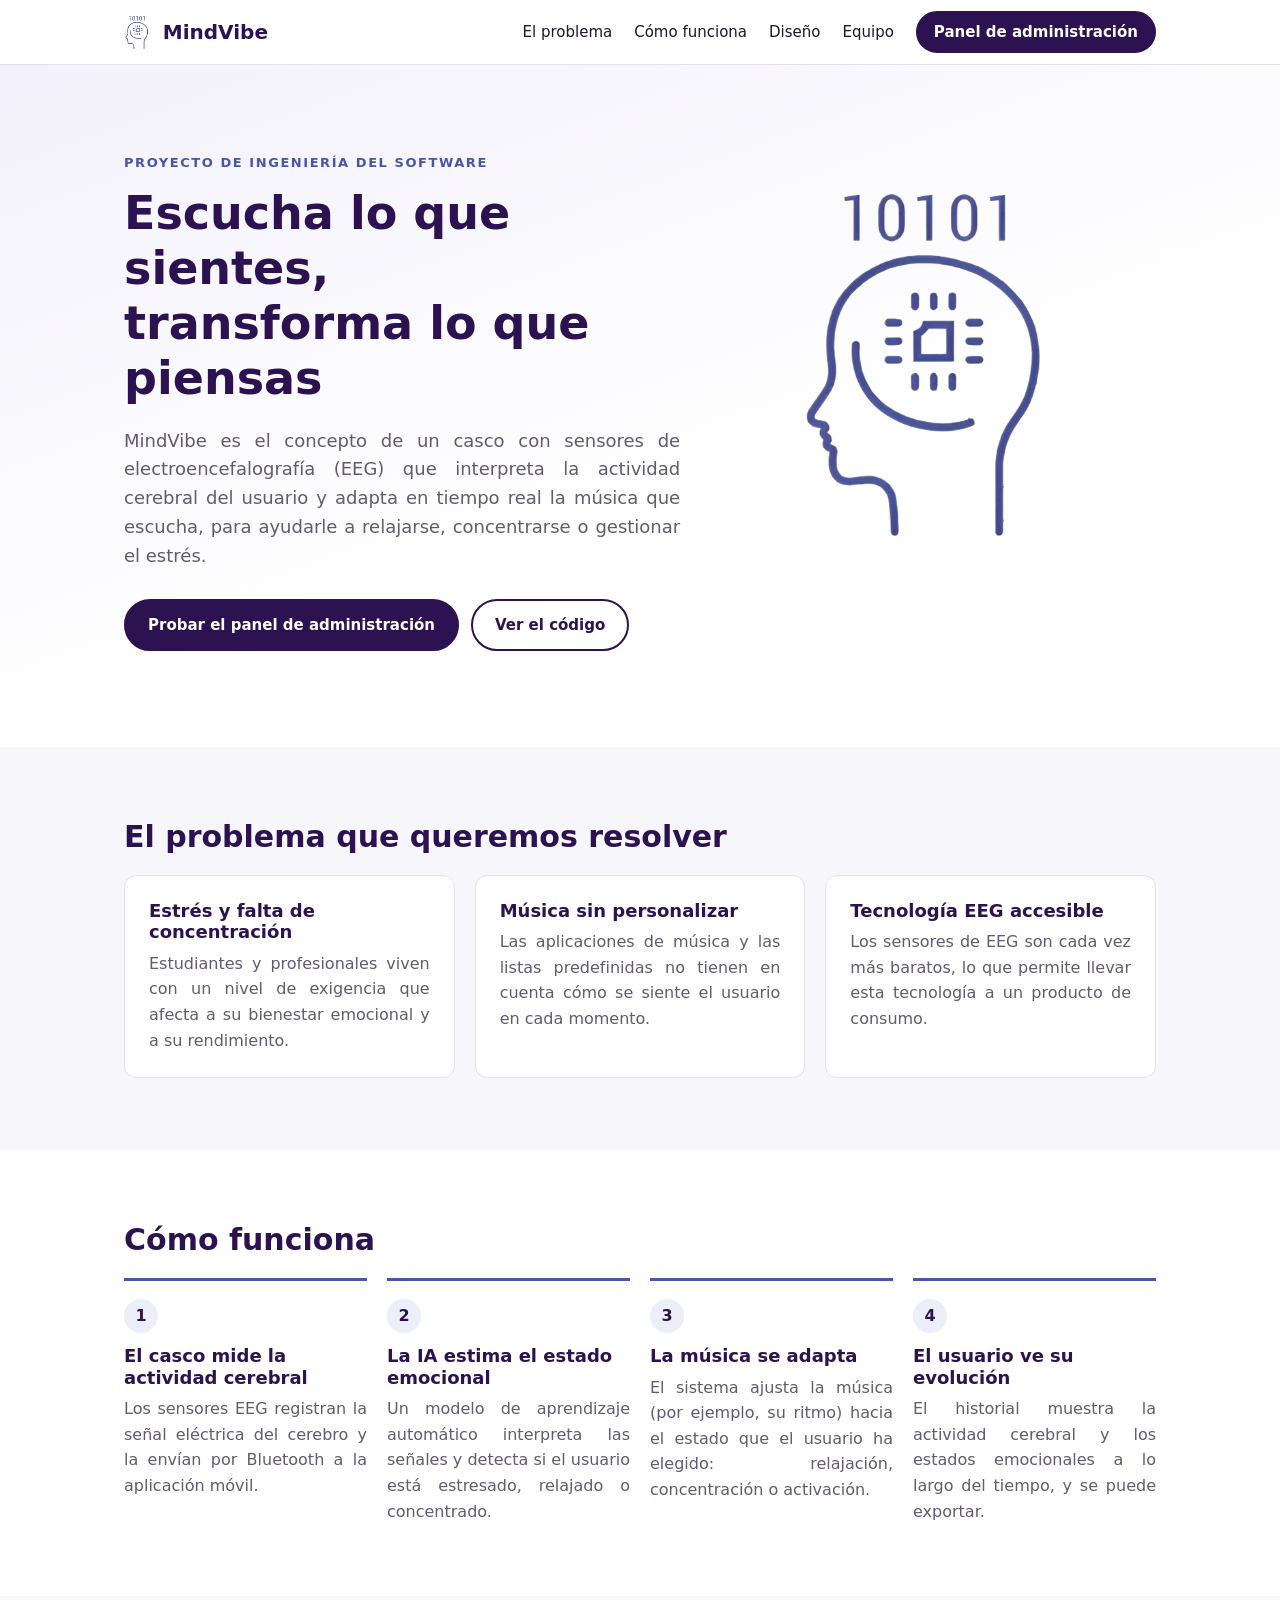
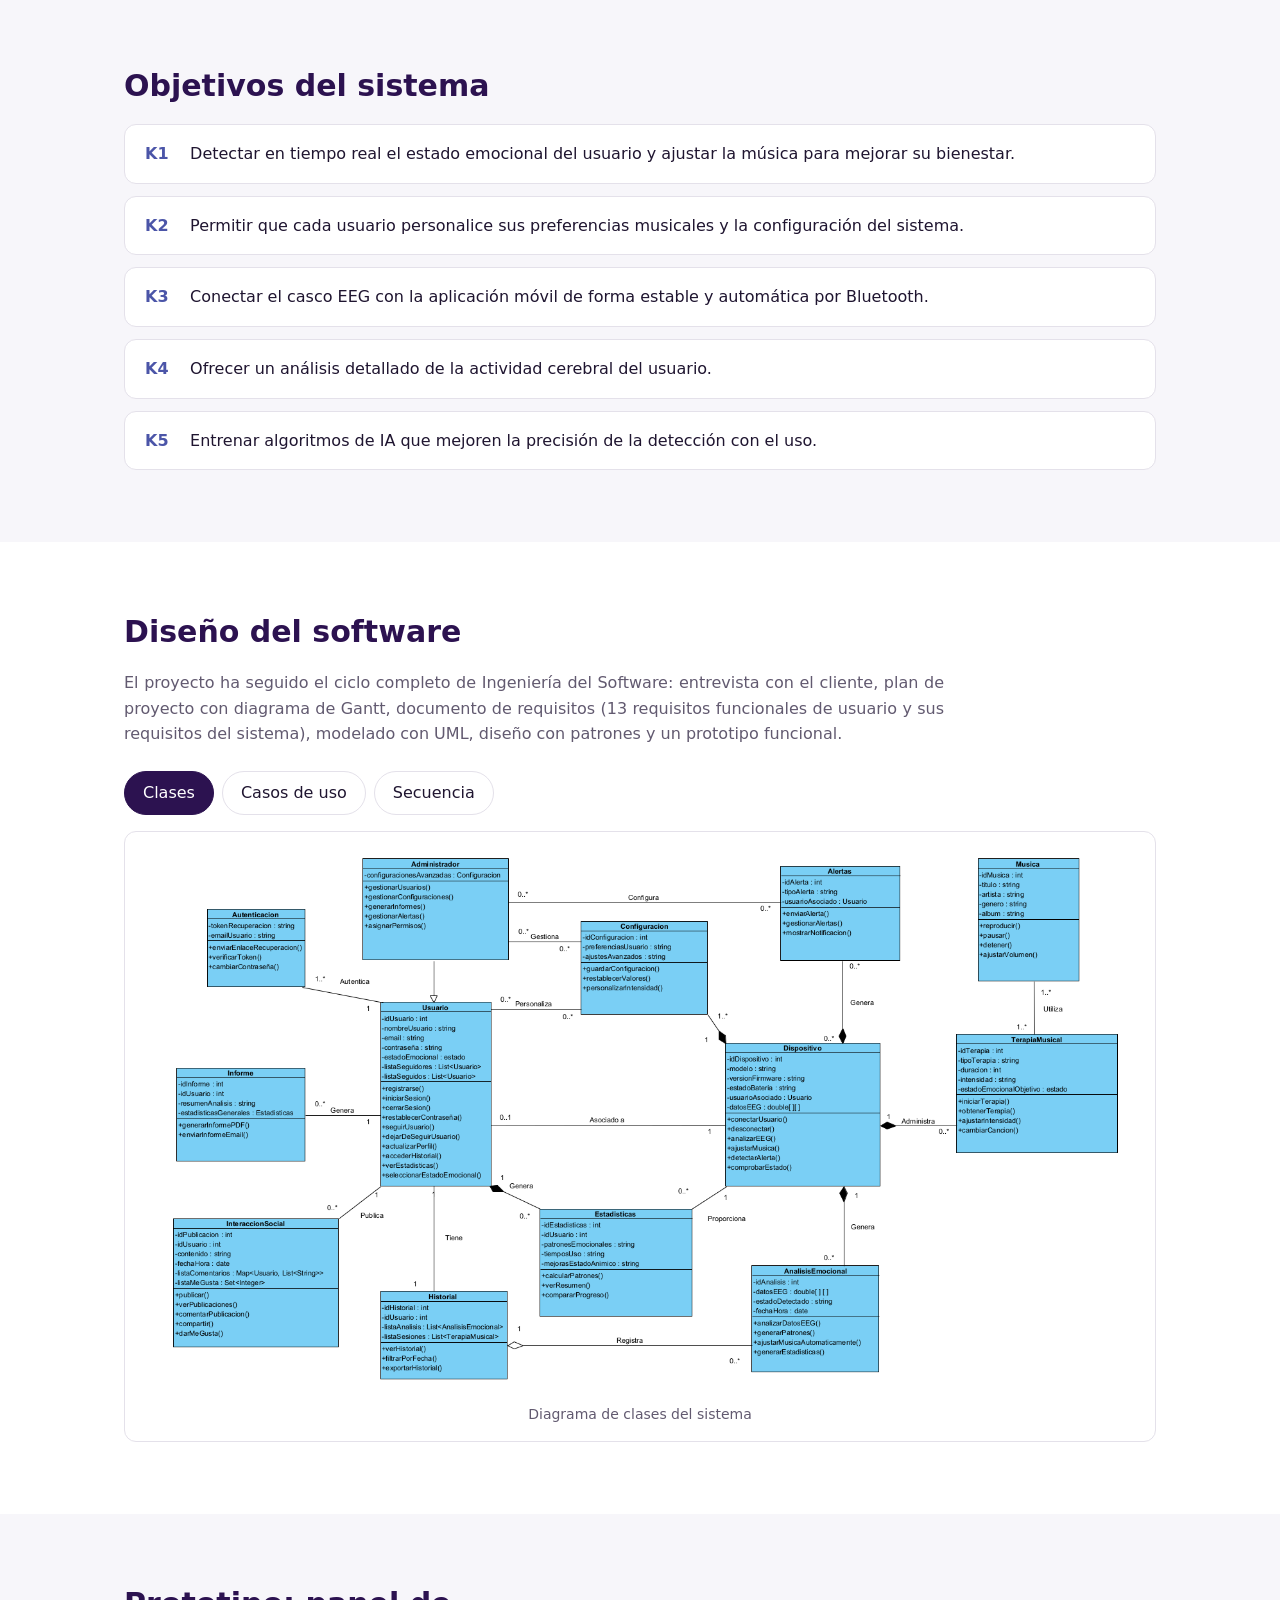
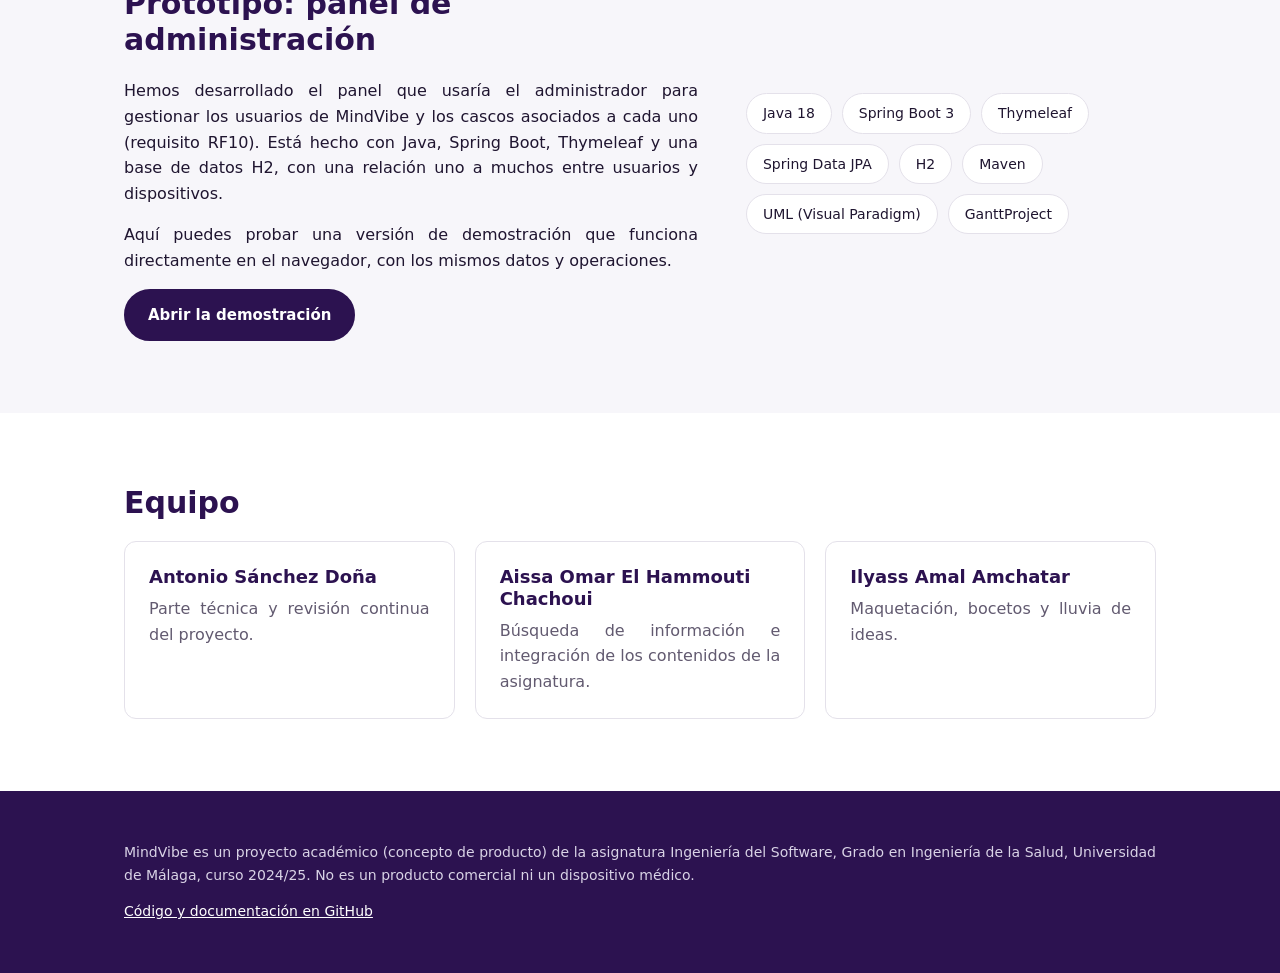
<file: docs/index.html>
<!DOCTYPE html>
<html lang="es">
<head>
<meta charset="utf-8">
<meta name="viewport" content="width=device-width, initial-scale=1">
<title>MindVibe | Música que se adapta a tu actividad cerebral</title>
<meta name="description" content="MindVibe: concepto de casco EEG que detecta el estado emocional y adapta la música en tiempo real. Proyecto de Ingeniería del Software, Universidad de Málaga.">
<link rel="icon" href="assets/icono-mindvibe.png">
<link rel="stylesheet" href="assets/estilo.css">
</head>
<body>
<header class="nav">
  <div class="wrap nav-in">
    <a class="brand" href="#inicio"><img src="assets/icono-mindvibe.png" alt=""><span>MindVibe</span></a>
    <nav>
      <a href="#problema">El problema</a>
      <a href="#funciona">Cómo funciona</a>
      <a href="#diseno">Diseño</a>
      <a href="#equipo">Equipo</a>
      <a class="btn btn-sm" href="panel.html">Panel de administración</a>
    </nav>
  </div>
</header>

<section class="hero" id="inicio">
  <div class="wrap hero-in">
    <div>
      <p class="eyebrow">Proyecto de Ingeniería del Software</p>
      <h1>Escucha lo que sientes,<br>transforma lo que piensas</h1>
      <p class="lead">MindVibe es el concepto de un casco con sensores de electroencefalografía (EEG) que interpreta la actividad cerebral del usuario y adapta en tiempo real la música que escucha, para ayudarle a relajarse, concentrarse o gestionar el estrés.</p>
      <div class="cta">
        <a class="btn" href="panel.html">Probar el panel de administración</a>
        <a class="btn btn-ghost" href="https://github.com/antoniodoa9/mindvibe">Ver el código</a>
      </div>
    </div>
    <div class="hero-art" aria-hidden="true">
      <img src="assets/icono-mindvibe.png" alt="">
      <svg class="wave" viewBox="0 0 400 80" preserveAspectRatio="none"><path d="M0 40 Q 20 10 40 40 T 80 40 T 120 40 Q 140 70 160 40 T 200 40 Q 215 5 230 40 T 260 40 T 300 40 Q 320 60 340 40 T 400 40"/></svg>
    </div>
  </div>
</section>

<section id="problema" class="band">
  <div class="wrap">
    <h2>El problema que queremos resolver</h2>
    <div class="grid3">
      <div class="card"><h3>Estrés y falta de concentración</h3><p>Estudiantes y profesionales viven con un nivel de exigencia que afecta a su bienestar emocional y a su rendimiento.</p></div>
      <div class="card"><h3>Música sin personalizar</h3><p>Las aplicaciones de música y las listas predefinidas no tienen en cuenta cómo se siente el usuario en cada momento.</p></div>
      <div class="card"><h3>Tecnología EEG accesible</h3><p>Los sensores de EEG son cada vez más baratos, lo que permite llevar esta tecnología a un producto de consumo.</p></div>
    </div>
  </div>
</section>

<section id="funciona">
  <div class="wrap">
    <h2>Cómo funciona</h2>
    <ol class="steps">
      <li><span>1</span><h3>El casco mide la actividad cerebral</h3><p>Los sensores EEG registran la señal eléctrica del cerebro y la envían por Bluetooth a la aplicación móvil.</p></li>
      <li><span>2</span><h3>La IA estima el estado emocional</h3><p>Un modelo de aprendizaje automático interpreta las señales y detecta si el usuario está estresado, relajado o concentrado.</p></li>
      <li><span>3</span><h3>La música se adapta</h3><p>El sistema ajusta la música (por ejemplo, su ritmo) hacia el estado que el usuario ha elegido: relajación, concentración o activación.</p></li>
      <li><span>4</span><h3>El usuario ve su evolución</h3><p>El historial muestra la actividad cerebral y los estados emocionales a lo largo del tiempo, y se puede exportar.</p></li>
    </ol>
  </div>
</section>

<section class="band">
  <div class="wrap">
    <h2>Objetivos del sistema</h2>
    <ul class="goals">
      <li><b>K1</b> Detectar en tiempo real el estado emocional del usuario y ajustar la música para mejorar su bienestar.</li>
      <li><b>K2</b> Permitir que cada usuario personalice sus preferencias musicales y la configuración del sistema.</li>
      <li><b>K3</b> Conectar el casco EEG con la aplicación móvil de forma estable y automática por Bluetooth.</li>
      <li><b>K4</b> Ofrecer un análisis detallado de la actividad cerebral del usuario.</li>
      <li><b>K5</b> Entrenar algoritmos de IA que mejoren la precisión de la detección con el uso.</li>
    </ul>
  </div>
</section>

<section id="diseno">
  <div class="wrap">
    <h2>Diseño del software</h2>
    <p class="sub">El proyecto ha seguido el ciclo completo de Ingeniería del Software: entrevista con el cliente, plan de proyecto con diagrama de Gantt, documento de requisitos (13 requisitos funcionales de usuario y sus requisitos del sistema), modelado con UML, diseño con patrones y un prototipo funcional.</p>
    <div class="tabs" role="tablist">
      <button class="tab active" data-img="assets/diagrama-clases.png" data-cap="Diagrama de clases del sistema">Clases</button>
      <button class="tab" data-img="assets/diagrama-casos-uso.png" data-cap="Diagrama de casos de uso del usuario">Casos de uso</button>
      <button class="tab" data-img="assets/diagrama-secuencia.png" data-cap="Diagrama de secuencia del inicio de sesión y la configuración">Secuencia</button>
    </div>
    <figure class="diagram"><a id="diag-link" href="assets/diagrama-clases.png"><img id="diag" src="assets/diagrama-clases.png" alt="Diagrama de clases del sistema"></a><figcaption id="diag-cap">Diagrama de clases del sistema</figcaption></figure>
  </div>
</section>

<section class="band">
  <div class="wrap proto">
    <div>
      <h2>Prototipo: panel de administración</h2>
      <p>Hemos desarrollado el panel que usaría el administrador para gestionar los usuarios de MindVibe y los cascos asociados a cada uno (requisito RF10). Está hecho con Java, Spring Boot, Thymeleaf y una base de datos H2, con una relación uno a muchos entre usuarios y dispositivos.</p>
      <p>Aquí puedes probar una versión de demostración que funciona directamente en el navegador, con los mismos datos y operaciones.</p>
      <a class="btn" href="panel.html">Abrir la demostración</a>
    </div>
    <ul class="stack">
      <li>Java 18</li><li>Spring Boot 3</li><li>Thymeleaf</li><li>Spring Data JPA</li><li>H2</li><li>Maven</li><li>UML (Visual Paradigm)</li><li>GanttProject</li>
    </ul>
  </div>
</section>

<section id="equipo">
  <div class="wrap">
    <h2>Equipo</h2>
    <div class="grid3 team">
      <div class="card"><h3>Antonio Sánchez Doña</h3><p>Parte técnica y revisión continua del proyecto.</p></div>
      <div class="card"><h3>Aissa Omar El Hammouti Chachoui</h3><p>Búsqueda de información e integración de los contenidos de la asignatura.</p></div>
      <div class="card"><h3>Ilyass Amal Amchatar</h3><p>Maquetación, bocetos y lluvia de ideas.</p></div>
    </div>
  </div>
</section>

<footer class="foot">
  <div class="wrap">
    <p>MindVibe es un proyecto académico (concepto de producto) de la asignatura Ingeniería del Software, Grado en Ingeniería de la Salud, Universidad de Málaga, curso 2024/25. No es un producto comercial ni un dispositivo médico.</p>
    <p><a href="https://github.com/antoniodoa9/mindvibe">Código y documentación en GitHub</a></p>
  </div>
</footer>

<script>
  var tabs = document.querySelectorAll('.tab');
  for (var i = 0; i < tabs.length; i++) {
    tabs[i].addEventListener('click', function () {
      for (var j = 0; j < tabs.length; j++) { tabs[j].classList.remove('active'); }
      this.classList.add('active');
      document.getElementById('diag').src = this.dataset.img;
      document.getElementById('diag').alt = this.dataset.cap;
      document.getElementById('diag-link').href = this.dataset.img;
      document.getElementById('diag-cap').textContent = this.dataset.cap;
    });
  }
</script>
</body>
</html>
</file>
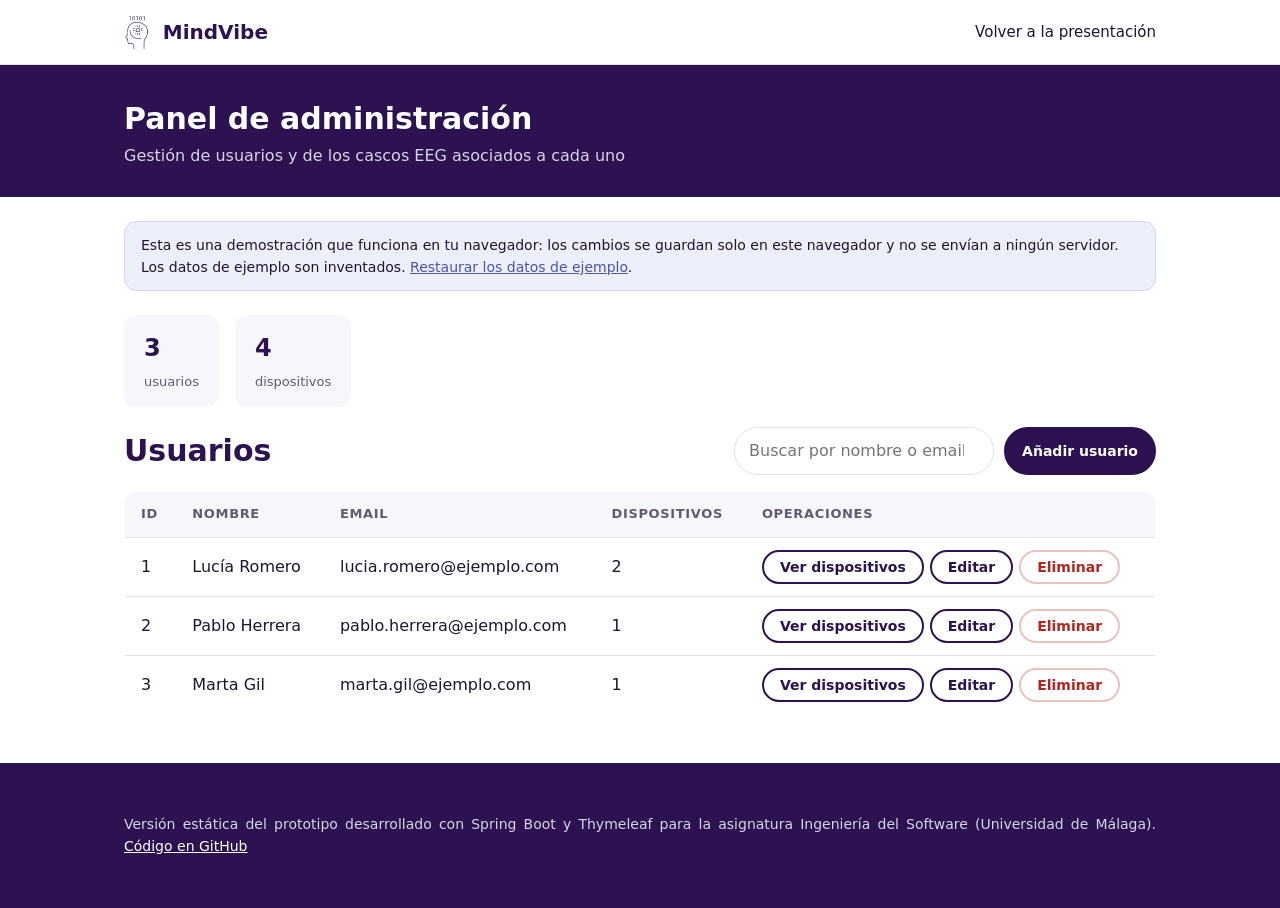
<file: docs/panel.html>
<!DOCTYPE html>
<html lang="es">
<head>
<meta charset="utf-8">
<meta name="viewport" content="width=device-width, initial-scale=1">
<title>MindVibe | Panel de administración (demostración)</title>
<link rel="icon" href="assets/icono-mindvibe.png">
<link rel="stylesheet" href="assets/estilo.css">
</head>
<body>
<header class="nav">
  <div class="wrap nav-in">
    <a class="brand" href="index.html"><img src="assets/icono-mindvibe.png" alt=""><span>MindVibe</span></a>
    <nav><a href="index.html">Volver a la presentación</a></nav>
  </div>
</header>

<div class="panel-head">
  <div class="wrap">
    <h1>Panel de administración</h1>
    <p>Gestión de usuarios y de los cascos EEG asociados a cada uno</p>
  </div>
</div>

<main class="wrap">
  <div class="notice">Esta es una demostración que funciona en tu navegador: los cambios se guardan solo en este navegador y no se envían a ningún servidor. Los datos de ejemplo son inventados. <a href="#" id="reset">Restaurar los datos de ejemplo</a>.</div>

  <div class="stats">
    <div class="stat"><b id="n-users">0</b><span>usuarios</span></div>
    <div class="stat"><b id="n-devices">0</b><span>dispositivos</span></div>
  </div>

  <section style="padding:0">
    <div class="toolbar">
      <h2 style="margin:0">Usuarios</h2>
      <div style="display:flex; gap:10px; flex-wrap:wrap">
        <input class="search" id="search" type="search" placeholder="Buscar por nombre o email">
        <button class="btn btn-sm" id="add-user">Añadir usuario</button>
      </div>
    </div>
    <table class="data">
      <thead><tr><th>ID</th><th>Nombre</th><th>Email</th><th>Dispositivos</th><th>Operaciones</th></tr></thead>
      <tbody id="users-body"></tbody>
    </table>
  </section>

  <section class="devices" id="devices-section" style="padding:0 0 72px" hidden>
    <div class="toolbar">
      <h2 style="margin:0" id="devices-title">Dispositivos</h2>
      <button class="btn btn-sm" id="add-device">Añadir dispositivo</button>
    </div>
    <table class="data">
      <thead><tr><th>ID</th><th>Modelo</th><th>Batería</th><th>Operaciones</th></tr></thead>
      <tbody id="devices-body"></tbody>
    </table>
  </section>
  <div style="height:48px"></div>
</main>

<dialog id="user-dialog">
  <form method="dialog" id="user-form">
    <h2 id="user-dialog-title">Añadir usuario</h2>
    <label for="user-name">Nombre</label>
    <input type="text" id="user-name" required>
    <label for="user-email">Email</label>
    <input type="email" id="user-email" required>
    <p class="error" id="user-error"></p>
    <div class="form-actions">
      <button type="button" class="btn btn-ghost btn-sm" data-close>Cancelar</button>
      <button type="submit" class="btn btn-sm">Guardar</button>
    </div>
  </form>
</dialog>

<dialog id="device-dialog">
  <form method="dialog" id="device-form">
    <h2 id="device-dialog-title">Añadir dispositivo</h2>
    <label for="device-model">Modelo</label>
    <input type="text" id="device-model" required placeholder="Por ejemplo, MindVibe Casco v1">
    <label for="device-battery">Batería (%)</label>
    <input type="number" id="device-battery" min="0" max="100" required>
    <p class="error" id="device-error"></p>
    <div class="form-actions">
      <button type="button" class="btn btn-ghost btn-sm" data-close>Cancelar</button>
      <button type="submit" class="btn btn-sm">Guardar</button>
    </div>
  </form>
</dialog>

<footer class="foot">
  <div class="wrap"><p>Versión estática del prototipo desarrollado con Spring Boot y Thymeleaf para la asignatura Ingeniería del Software (Universidad de Málaga). <a href="https://github.com/antoniodoa9/mindvibe">Código en GitHub</a></p></div>
</footer>

<script>
// Datos de ejemplo (inventados)
var SAMPLE = {
  nextUserId: 4,
  nextDeviceId: 5,
  users: [
    { id: 1, nombre: "Lucía Romero", email: "lucia.romero@ejemplo.com" },
    { id: 2, nombre: "Pablo Herrera", email: "pablo.herrera@ejemplo.com" },
    { id: 3, nombre: "Marta Gil", email: "marta.gil@ejemplo.com" }
  ],
  devices: [
    { id: 1, modelo: "MindVibe Casco v1", bateria: 85, titularId: 1 },
    { id: 2, modelo: "MindVibe Casco v1", bateria: 15, titularId: 1 },
    { id: 3, modelo: "MindVibe Casco Lite", bateria: 60, titularId: 2 },
    { id: 4, modelo: "MindVibe Casco v2", bateria: 100, titularId: 3 }
  ]
};
var STORAGE_KEY = "mindvibe-demo";
var state = null;
var selectedUserId = null;
var editingUserId = null;
var editingDeviceId = null;

function copySample() {
  return JSON.parse(JSON.stringify(SAMPLE));
}

function loadState() {
  var saved = null;
  try {
    saved = localStorage.getItem(STORAGE_KEY);
  } catch (e) {
    saved = null;
  }
  if (saved) {
    try {
      state = JSON.parse(saved);
      return;
    } catch (e) {
      state = null;
    }
  }
  state = copySample();
}

function saveState() {
  try {
    localStorage.setItem(STORAGE_KEY, JSON.stringify(state));
  } catch (e) {
    // Si el navegador no deja guardar, los datos se quedan solo en memoria
  }
}

function escapeHtml(text) {
  var div = document.createElement("div");
  div.textContent = String(text);
  return div.innerHTML;
}

function findUser(id) {
  for (var i = 0; i < state.users.length; i++) {
    if (state.users[i].id === id) {
      return state.users[i];
    }
  }
  return null;
}

function findDevice(id) {
  for (var i = 0; i < state.devices.length; i++) {
    if (state.devices[i].id === id) {
      return state.devices[i];
    }
  }
  return null;
}

function countDevices(userId) {
  var count = 0;
  for (var i = 0; i < state.devices.length; i++) {
    if (state.devices[i].titularId === userId) {
      count = count + 1;
    }
  }
  return count;
}

function renderUsers() {
  var body = document.getElementById("users-body");
  var filter = document.getElementById("search").value.toLowerCase();
  var html = "";
  var shown = 0;
  for (var i = 0; i < state.users.length; i++) {
    var u = state.users[i];
    var text = (u.nombre + " " + u.email).toLowerCase();
    if (filter !== "" && text.indexOf(filter) === -1) {
      continue;
    }
    shown = shown + 1;
    var rowClass = "";
    if (u.id === selectedUserId) {
      rowClass = ' class="selected"';
    }
    html += "<tr" + rowClass + ">";
    html += "<td>" + u.id + "</td>";
    html += "<td>" + escapeHtml(u.nombre) + "</td>";
    html += "<td>" + escapeHtml(u.email) + "</td>";
    html += "<td>" + countDevices(u.id) + "</td>";
    html += '<td><div class="actions">';
    html += '<button class="btn btn-ghost btn-sm" onclick="showDevices(' + u.id + ')">Ver dispositivos</button>';
    html += '<button class="btn btn-ghost btn-sm" onclick="openUserDialog(' + u.id + ')">Editar</button>';
    html += '<button class="btn btn-danger btn-sm" onclick="deleteUser(' + u.id + ')">Eliminar</button>';
    html += "</div></td></tr>";
  }
  if (shown === 0) {
    html = '<tr><td colspan="5" class="empty">No hay usuarios que mostrar</td></tr>';
  }
  body.innerHTML = html;
  document.getElementById("n-users").textContent = state.users.length;
  document.getElementById("n-devices").textContent = state.devices.length;
}

function renderDevices() {
  var section = document.getElementById("devices-section");
  var user = findUser(selectedUserId);
  if (user === null) {
    section.hidden = true;
    return;
  }
  section.hidden = false;
  document.getElementById("devices-title").textContent = "Dispositivos de " + user.nombre;
  var html = "";
  for (var i = 0; i < state.devices.length; i++) {
    var d = state.devices[i];
    if (d.titularId !== user.id) {
      continue;
    }
    var lowClass = "";
    if (Number(d.bateria) < 20) {
      lowClass = " low";
    }
    html += "<tr>";
    html += "<td>" + d.id + "</td>";
    html += "<td>" + escapeHtml(d.modelo) + "</td>";
    html += '<td><span class="battery' + lowClass + '"><i style="--pct:' + Number(d.bateria) + '%"></i>' + Number(d.bateria) + " %</span></td>";
    html += '<td><div class="actions">';
    html += '<button class="btn btn-ghost btn-sm" onclick="openDeviceDialog(' + d.id + ')">Editar</button>';
    html += '<button class="btn btn-danger btn-sm" onclick="deleteDevice(' + d.id + ')">Eliminar</button>';
    html += "</div></td></tr>";
  }
  if (html === "") {
    html = '<tr><td colspan="4" class="empty">Este usuario todavía no tiene dispositivos</td></tr>';
  }
  document.getElementById("devices-body").innerHTML = html;
}

function renderAll() {
  renderUsers();
  renderDevices();
}

function showDevices(userId) {
  selectedUserId = userId;
  renderAll();
  document.getElementById("devices-section").scrollIntoView({ behavior: "smooth" });
}

function openUserDialog(userId) {
  editingUserId = userId;
  document.getElementById("user-error").textContent = "";
  if (userId === null) {
    document.getElementById("user-dialog-title").textContent = "Añadir usuario";
    document.getElementById("user-name").value = "";
    document.getElementById("user-email").value = "";
  } else {
    var user = findUser(userId);
    document.getElementById("user-dialog-title").textContent = "Editar usuario";
    document.getElementById("user-name").value = user.nombre;
    document.getElementById("user-email").value = user.email;
  }
  document.getElementById("user-dialog").showModal();
}

function saveUser(event) {
  event.preventDefault();
  var nombre = document.getElementById("user-name").value.trim();
  var email = document.getElementById("user-email").value.trim();
  // Igual que en la base de datos, el nombre y el email no se pueden repetir
  for (var i = 0; i < state.users.length; i++) {
    var other = state.users[i];
    if (other.id === editingUserId) {
      continue;
    }
    if (other.nombre.toLowerCase() === nombre.toLowerCase()) {
      document.getElementById("user-error").textContent = "Ya existe un usuario con ese nombre.";
      return;
    }
    if (other.email.toLowerCase() === email.toLowerCase()) {
      document.getElementById("user-error").textContent = "Ya existe un usuario con ese email.";
      return;
    }
  }
  if (editingUserId === null) {
    state.users.push({ id: state.nextUserId, nombre: nombre, email: email });
    state.nextUserId = state.nextUserId + 1;
  } else {
    var user = findUser(editingUserId);
    user.nombre = nombre;
    user.email = email;
  }
  saveState();
  document.getElementById("user-dialog").close();
  renderAll();
}

function deleteUser(userId) {
  var user = findUser(userId);
  var n = countDevices(userId);
  if (!confirm("¿Eliminar a " + user.nombre + " y sus " + n + " dispositivos?")) {
    return;
  }
  // Al borrar un usuario se borran también sus dispositivos (CascadeType.REMOVE)
  var remainingDevices = [];
  for (var i = 0; i < state.devices.length; i++) {
    if (state.devices[i].titularId !== userId) {
      remainingDevices.push(state.devices[i]);
    }
  }
  state.devices = remainingDevices;
  var remainingUsers = [];
  for (var j = 0; j < state.users.length; j++) {
    if (state.users[j].id !== userId) {
      remainingUsers.push(state.users[j]);
    }
  }
  state.users = remainingUsers;
  if (selectedUserId === userId) {
    selectedUserId = null;
  }
  saveState();
  renderAll();
}

function openDeviceDialog(deviceId) {
  editingDeviceId = deviceId;
  document.getElementById("device-error").textContent = "";
  if (deviceId === null) {
    document.getElementById("device-dialog-title").textContent = "Añadir dispositivo";
    document.getElementById("device-model").value = "";
    document.getElementById("device-battery").value = 100;
  } else {
    var device = findDevice(deviceId);
    document.getElementById("device-dialog-title").textContent = "Editar dispositivo";
    document.getElementById("device-model").value = device.modelo;
    document.getElementById("device-battery").value = device.bateria;
  }
  document.getElementById("device-dialog").showModal();
}

function saveDevice(event) {
  event.preventDefault();
  var modelo = document.getElementById("device-model").value.trim();
  var bateria = Number(document.getElementById("device-battery").value);
  if (isNaN(bateria) || bateria < 0 || bateria > 100) {
    document.getElementById("device-error").textContent = "La batería debe estar entre 0 y 100.";
    return;
  }
  if (editingDeviceId === null) {
    state.devices.push({ id: state.nextDeviceId, modelo: modelo, bateria: bateria, titularId: selectedUserId });
    state.nextDeviceId = state.nextDeviceId + 1;
  } else {
    var device = findDevice(editingDeviceId);
    device.modelo = modelo;
    device.bateria = bateria;
  }
  saveState();
  document.getElementById("device-dialog").close();
  renderAll();
}

function deleteDevice(deviceId) {
  if (!confirm("¿Eliminar este dispositivo?")) {
    return;
  }
  var remaining = [];
  for (var i = 0; i < state.devices.length; i++) {
    if (state.devices[i].id !== deviceId) {
      remaining.push(state.devices[i]);
    }
  }
  state.devices = remaining;
  saveState();
  renderAll();
}

document.getElementById("add-user").addEventListener("click", function () { openUserDialog(null); });
document.getElementById("add-device").addEventListener("click", function () { openDeviceDialog(null); });
document.getElementById("user-form").addEventListener("submit", saveUser);
document.getElementById("device-form").addEventListener("submit", saveDevice);
document.getElementById("search").addEventListener("input", renderUsers);
document.getElementById("reset").addEventListener("click", function (event) {
  event.preventDefault();
  state = copySample();
  selectedUserId = null;
  saveState();
  renderAll();
});
var closeButtons = document.querySelectorAll("[data-close]");
for (var k = 0; k < closeButtons.length; k++) {
  closeButtons[k].addEventListener("click", function () { this.closest("dialog").close(); });
}

loadState();
renderAll();
</script>
</body>
</html>
</file>
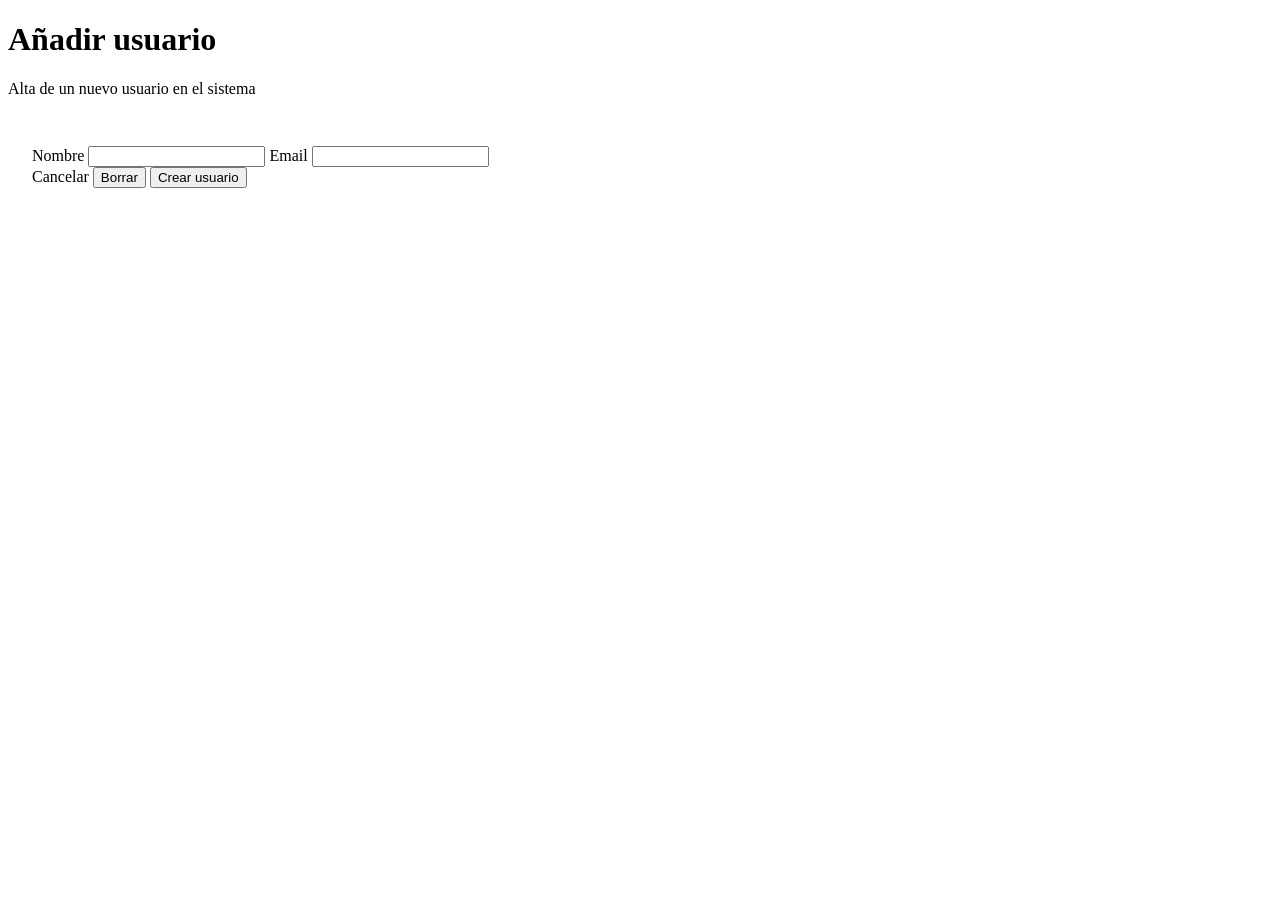
<file: app/src/main/resources/templates/addUsuario.html>
<!DOCTYPE html>
<!-- GRUPO I DE INGENIERIA DEL SOFTWARE -->
<html lang="es" xmlns:th="http://www.thymeleaf.org">
<head>
    <meta charset="UTF-8">
    <meta name="viewport" content="width=device-width, initial-scale=1">
    <title>Añadir usuario | MindVibe</title>
    <link rel="icon" th:href="@{/icono-mindvibe.png}">
    <link rel="stylesheet" th:href="@{/css/mindvibe.css}">
</head>
<body>
<header th:replace="~{fragments :: cabecera}"></header>
<div class="panel-head">
    <div class="wrap">
        <h1>Añadir usuario</h1>
        <p>Alta de un nuevo usuario en el sistema</p>
    </div>
</div>
<main class="wrap" style="padding: 32px 24px 72px">
    <div class="card" style="max-width:520px">
        <form th:action="@{/usuario}" th:object="${usuario}" th:method="post">
            <label for="nombre">Nombre</label>
            <input type="text" th:field="*{nombre}" required />
            <label for="email">Email</label>
            <input type="email" th:field="*{email}" required />
            <div class="form-actions">
                <a class="btn btn-ghost btn-sm" th:href="@{/}">Cancelar</a>
                <button type="reset" class="btn btn-ghost btn-sm">Borrar</button>
                <button type="submit" class="btn btn-sm">Crear usuario</button>
            </div>
        </form>
    </div>
</main>
<footer th:replace="~{fragments :: pie}"></footer>
</body>
</html>
</file>
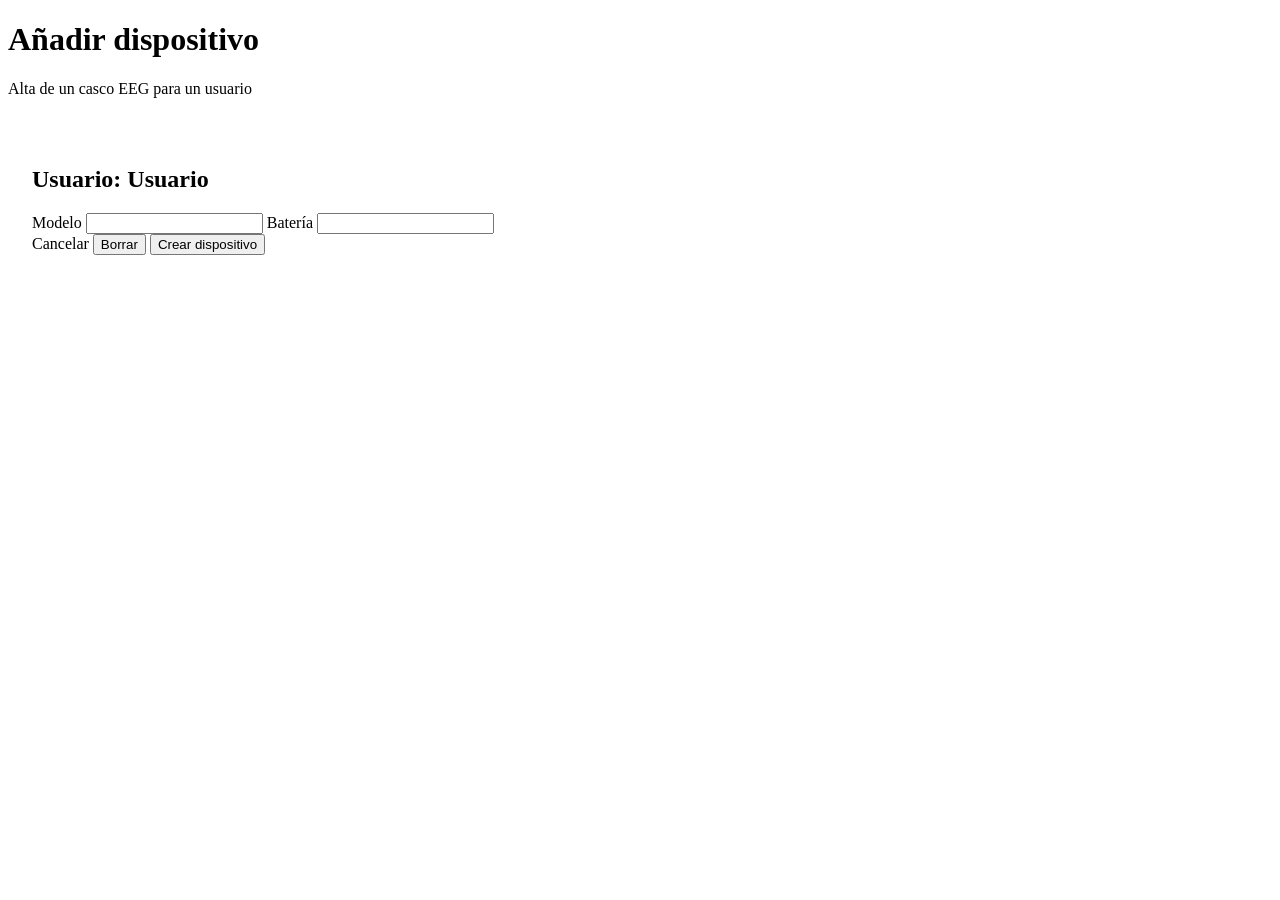
<file: app/src/main/resources/templates/addUsuarioDispositivo.html>
<!DOCTYPE html>
<!-- GRUPO I DE INGENIERIA DEL SOFTWARE -->
<html lang="es" xmlns:th="http://www.thymeleaf.org">
<head>
    <meta charset="UTF-8">
    <meta name="viewport" content="width=device-width, initial-scale=1">
    <title>Añadir dispositivo | MindVibe</title>
    <link rel="icon" th:href="@{/icono-mindvibe.png}">
    <link rel="stylesheet" th:href="@{/css/mindvibe.css}">
</head>
<body>
<header th:replace="~{fragments :: cabecera}"></header>
<div class="panel-head">
    <div class="wrap">
        <h1>Añadir dispositivo</h1>
        <p>Alta de un casco EEG para un usuario</p>
    </div>
</div>
<main class="wrap" style="padding: 32px 24px 72px">
    <div class="card" style="max-width:520px">
        <h2>Usuario: <span th:text="${dispositivo.titular.nombre}">Usuario</span></h2>
        <form th:action="@{/dispositivo}" th:object="${dispositivo}" th:method="post">
            <label for="modelo">Modelo</label>
            <input type="text" th:field="*{modelo}" required />
            <label for="bateria">Batería</label>
            <input type="text" th:field="*{bateria}" required />
            <input type="hidden" th:field="*{titular.id}" /> <!-- Campo oculto para el ID del usuario -->
            <div class="form-actions">
                <a class="btn btn-ghost btn-sm" th:href="@{/listUsuario}">Cancelar</a>
                <button type="reset" class="btn btn-ghost btn-sm">Borrar</button>
                <button type="submit" class="btn btn-sm">Crear dispositivo</button>
            </div>
        </form>
    </div>
</main>
<footer th:replace="~{fragments :: pie}"></footer>
</body>
</html>
</file>
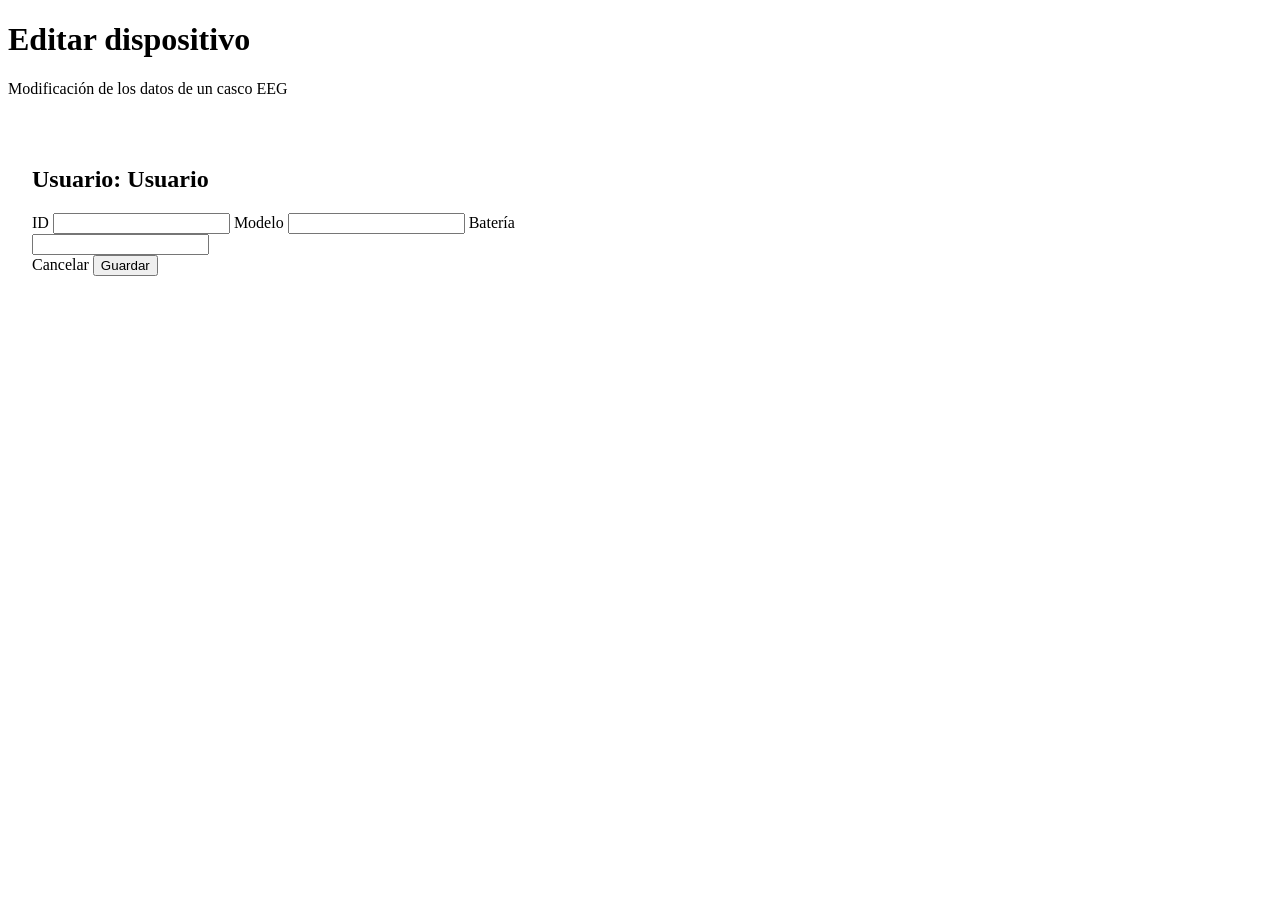
<file: app/src/main/resources/templates/editUsuarioDispositivo.html>
<!DOCTYPE html>
<!-- GRUPO I DE INGENIERIA DEL SOFTWARE -->
<html lang="es" xmlns:th="http://www.thymeleaf.org">
<head>
    <meta charset="UTF-8">
    <meta name="viewport" content="width=device-width, initial-scale=1">
    <title>Editar dispositivo | MindVibe</title>
    <link rel="icon" th:href="@{/icono-mindvibe.png}">
    <link rel="stylesheet" th:href="@{/css/mindvibe.css}">
</head>
<body>
<header th:replace="~{fragments :: cabecera}"></header>
<div class="panel-head">
    <div class="wrap">
        <h1>Editar dispositivo</h1>
        <p>Modificación de los datos de un casco EEG</p>
    </div>
</div>
<main class="wrap" style="padding: 32px 24px 72px">
    <div class="card" style="max-width:520px">
        <h2>Usuario: <span th:text="${dispositivo.titular.nombre}">Usuario</span></h2>
        <form th:action="@{/dispositivo}" th:object="${dispositivo}" th:method="put">
            <label for="id">ID</label>
            <input type="number" th:field="*{id}" readonly />
            <label for="modelo">Modelo</label>
            <input type="text" th:field="*{modelo}" required />
            <label for="bateria">Batería</label>
            <input type="text" th:field="*{bateria}" required />
            <input type="hidden" th:field="*{titular.id}" />
            <div class="form-actions">
                <a class="btn btn-ghost btn-sm" th:href="@{/listUsuarioDispositivos/{usuarioId}(usuarioId=${dispositivo.titular.id})}">Cancelar</a>
                <button type="submit" class="btn btn-sm">Guardar</button>
            </div>
        </form>
    </div>
</main>
<footer th:replace="~{fragments :: pie}"></footer>
</body>
</html>
</file>
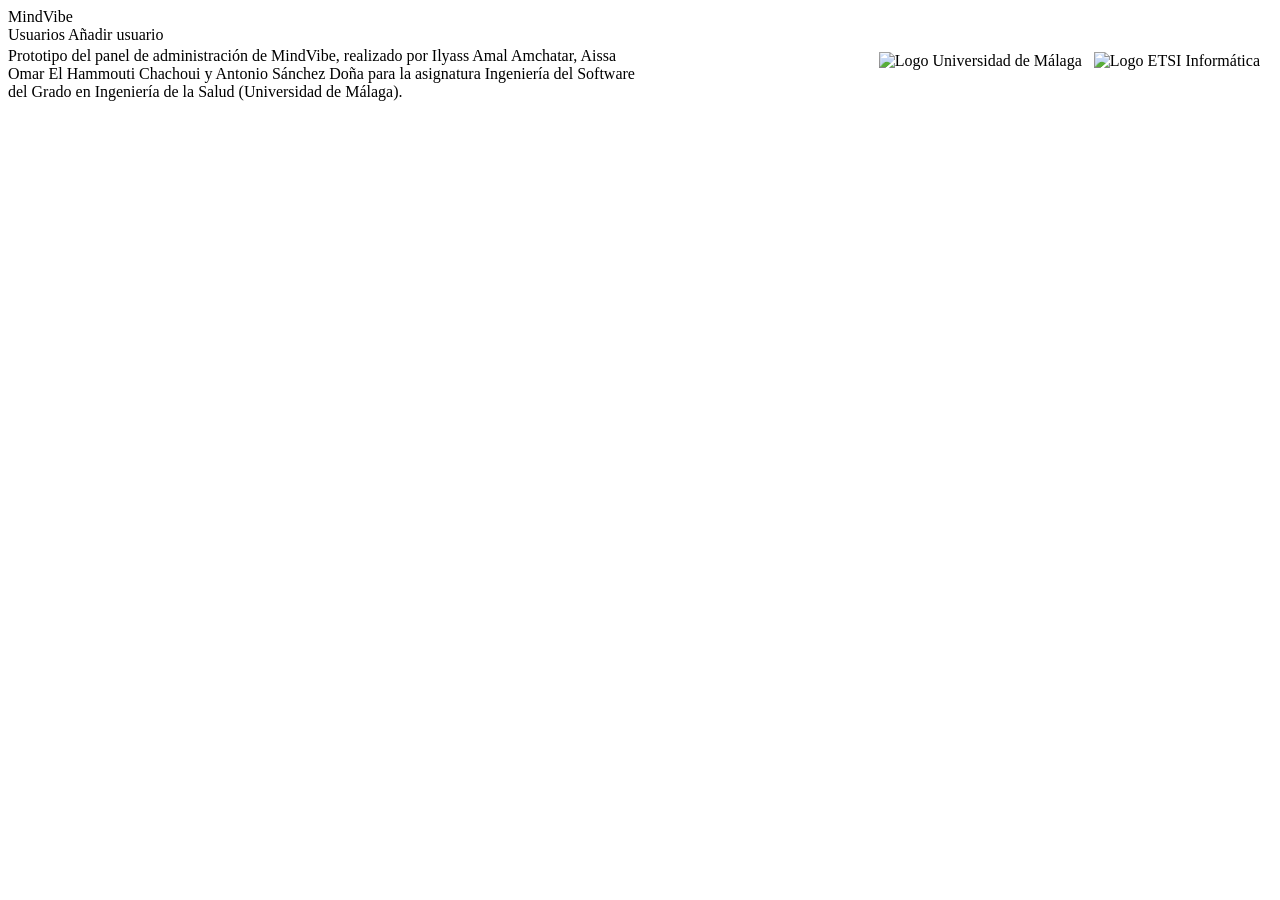
<file: app/src/main/resources/templates/fragments.html>
<!DOCTYPE html>
<!-- GRUPO I DE INGENIERIA DEL SOFTWARE -->
<html lang="es" xmlns:th="http://www.thymeleaf.org">
<body>
<header class="nav" th:fragment="cabecera">
    <div class="wrap nav-in">
        <a class="brand" th:href="@{/}"><img th:src="@{/icono-mindvibe.png}" alt=""><span>MindVibe</span></a>
        <nav>
            <a th:href="@{/listUsuario}">Usuarios</a>
            <a class="btn btn-sm" th:href="@{/addUsuario}">Añadir usuario</a>
        </nav>
    </div>
</header>
<footer class="foot" th:fragment="pie">
    <div class="wrap" style="display:flex; justify-content:space-between; align-items:center; gap:24px; flex-wrap:wrap">
        <p style="margin:0; max-width:640px">Prototipo del panel de administración de MindVibe, realizado por Ilyass Amal Amchatar, Aissa Omar El Hammouti Chachoui y Antonio Sánchez Doña para la asignatura Ingeniería del Software del Grado en Ingeniería de la Salud (Universidad de Málaga).</p>
        <div style="display:flex; gap:12px; background:#fff; padding:8px 12px; border-radius:8px">
            <img th:src="@{/LogoUMA.jpg}" alt="Logo Universidad de Málaga" height="44">
            <img th:src="@{/LogoETSI.png}" alt="Logo ETSI Informática" height="44">
        </div>
    </div>
</footer>
</body>
</html>
</file>
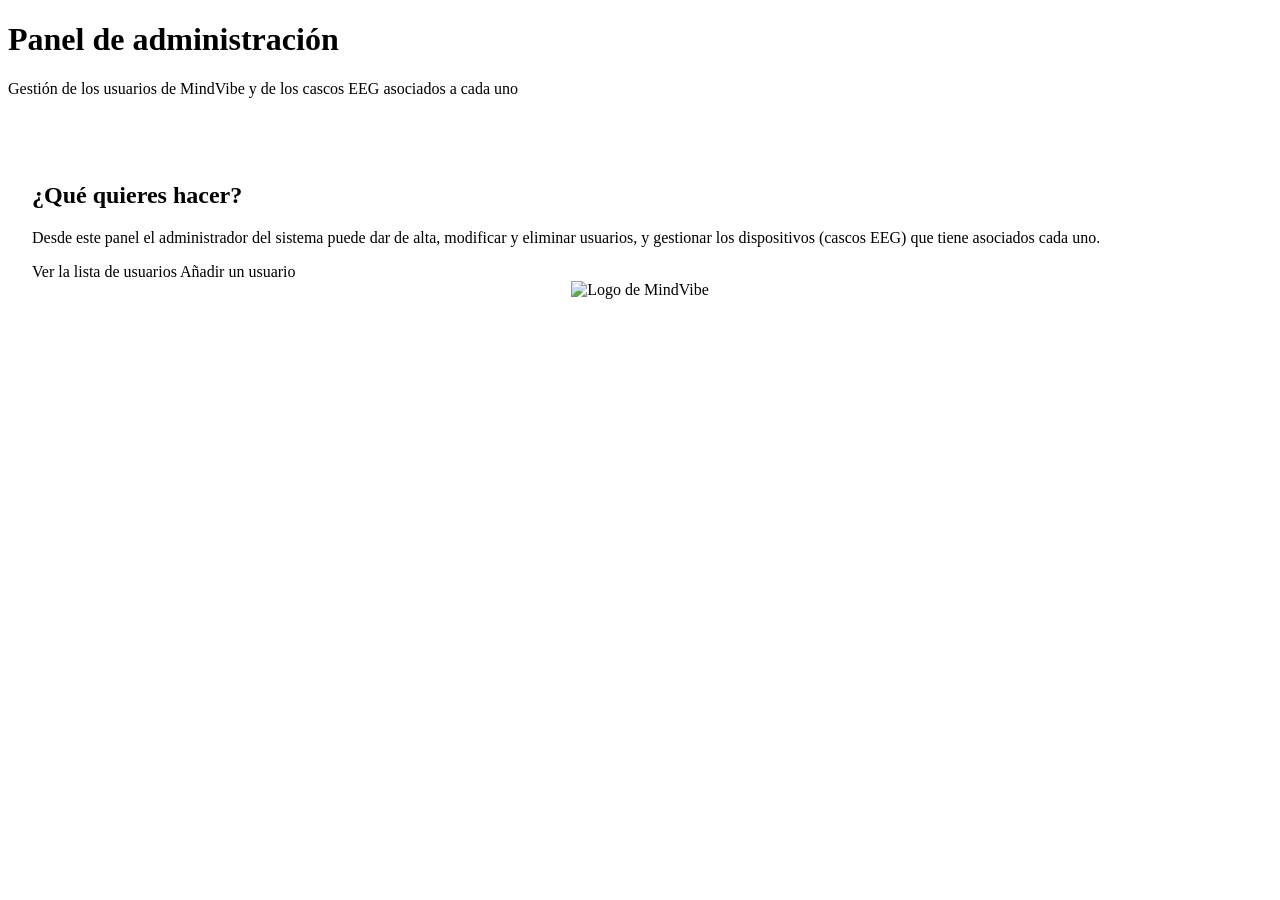
<file: app/src/main/resources/templates/indexUsuario.html>
<!DOCTYPE html>
<!-- GRUPO I DE INGENIERIA DEL SOFTWARE -->
<html lang="es" xmlns:th="http://www.thymeleaf.org">
<head>
    <meta charset="UTF-8">
    <meta name="viewport" content="width=device-width, initial-scale=1">
    <title>Inicio | MindVibe</title>
    <link rel="icon" th:href="@{/icono-mindvibe.png}">
    <link rel="stylesheet" th:href="@{/css/mindvibe.css}">
</head>
<body>
<header th:replace="~{fragments :: cabecera}"></header>
<div class="panel-head">
    <div class="wrap">
        <h1>Panel de administración</h1>
        <p>Gestión de los usuarios de MindVibe y de los cascos EEG asociados a cada uno</p>
    </div>
</div>
<main class="wrap" style="padding: 32px 24px 72px">
    <div class="proto" style="padding-top:16px">
        <div>
            <h2>¿Qué quieres hacer?</h2>
            <p>Desde este panel el administrador del sistema puede dar de alta, modificar y eliminar usuarios, y gestionar los dispositivos (cascos EEG) que tiene asociados cada uno.</p>
            <div class="cta">
                <a class="btn" th:href="@{/listUsuario}">Ver la lista de usuarios</a>
                <a class="btn btn-ghost" th:href="@{/addUsuario}">Añadir un usuario</a>
            </div>
        </div>
        <div style="text-align:center">
            <img th:src="@{/MindVibe.jpg}" alt="Logo de MindVibe" style="max-width:340px">
        </div>
    </div>
</main>
<footer th:replace="~{fragments :: pie}"></footer>
</body>
</html>
</file>
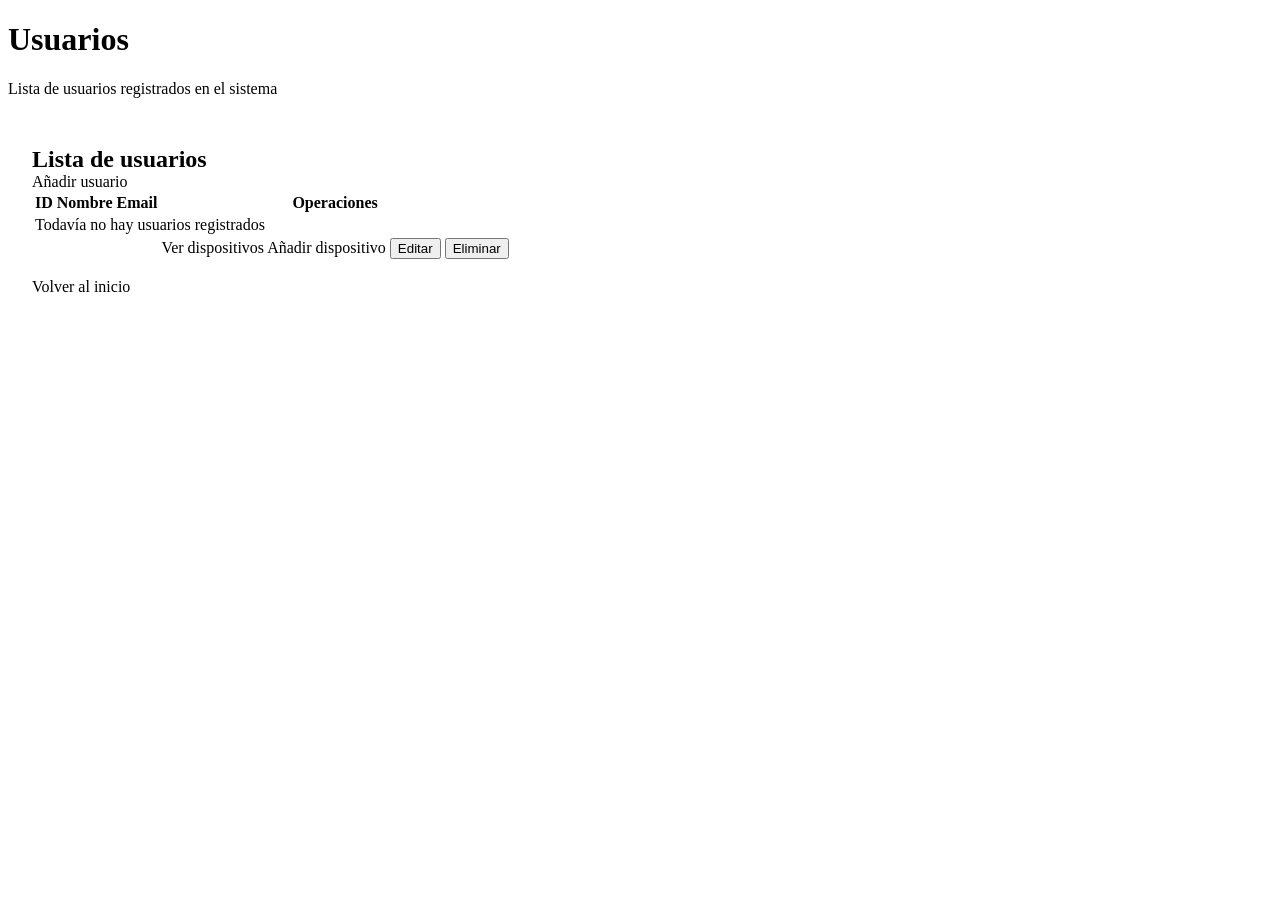
<file: app/src/main/resources/templates/listUsuario.html>
<!DOCTYPE html>
<!-- GRUPO I DE INGENIERIA DEL SOFTWARE -->
<html lang="es" xmlns:th="http://www.thymeleaf.org">
<head>
    <meta charset="UTF-8">
    <meta name="viewport" content="width=device-width, initial-scale=1">
    <title>Usuarios | MindVibe</title>
    <link rel="icon" th:href="@{/icono-mindvibe.png}">
    <link rel="stylesheet" th:href="@{/css/mindvibe.css}">
</head>
<body>
<header th:replace="~{fragments :: cabecera}"></header>
<div class="panel-head">
    <div class="wrap">
        <h1>Usuarios</h1>
        <p>Lista de usuarios registrados en el sistema</p>
    </div>
</div>
<main class="wrap" style="padding: 32px 24px 72px">
    <div class="toolbar">
        <h2 style="margin:0">Lista de usuarios</h2>
        <a class="btn btn-sm" th:href="@{/addUsuario}">Añadir usuario</a>
    </div>
    <table class="data">
        <thead>
            <tr>
                <th>ID</th>
                <th>Nombre</th>
                <th>Email</th>
                <th>Operaciones</th>
            </tr>
        </thead>
        <tbody>
            <tr th:if="${#lists.isEmpty(usuarios)}">
                <td colspan="4" class="empty">Todavía no hay usuarios registrados</td>
            </tr>
            <tr th:each="usuario : ${usuarios}">
                <td th:text="${usuario.id}"></td>
                <td th:text="${usuario.nombre}"></td>
                <td th:text="${usuario.email}"></td>
                <td>
                    <div class="actions">
                        <a class="btn btn-ghost btn-sm" th:href="@{/listUsuarioDispositivos/{usuarioId}(usuarioId=${usuario.id})}">Ver dispositivos</a>
                        <a class="btn btn-ghost btn-sm" th:href="@{/addDispositivo/{usuarioId}(usuarioId=${usuario.id})}">Añadir dispositivo</a>
                        <form th:method="GET" th:action="@{/editUsuario/{id}(id=${usuario.id})}" style="display: inline;">
                            <button type="submit" class="btn btn-ghost btn-sm">Editar</button>
                        </form>
                        <form th:method="DELETE" th:action="@{/usuario/{id}(id=${usuario.id})}" style="display: inline;" onsubmit="return confirm('¿Eliminar este usuario y sus dispositivos?');">
                            <button type="submit" class="btn btn-danger btn-sm">Eliminar</button>
                        </form>
                    </div>
                </td>
            </tr>
        </tbody>
    </table>
    <p><a th:href="@{/}">Volver al inicio</a></p>
</main>
<footer th:replace="~{fragments :: pie}"></footer>
</body>
</html>
</file>
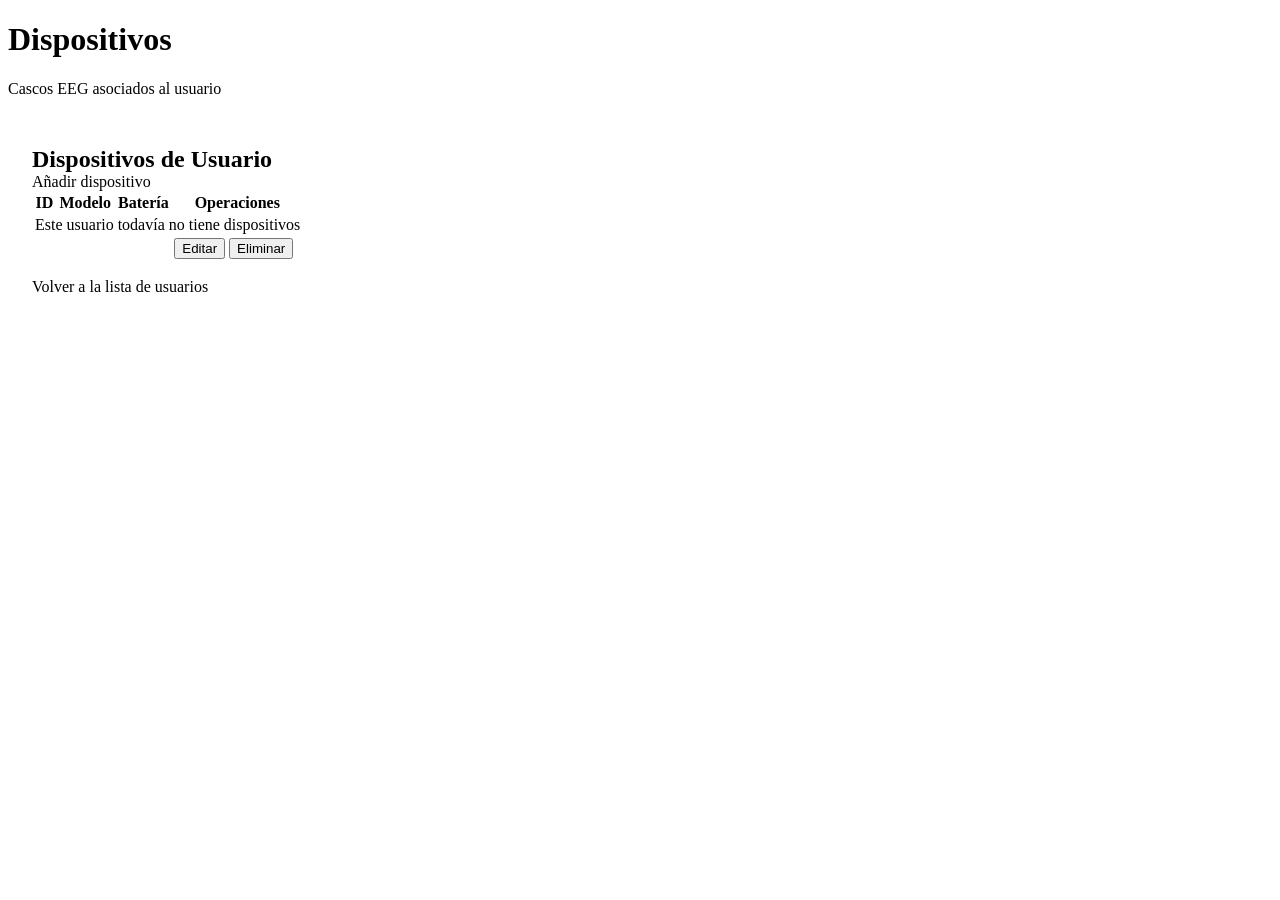
<file: app/src/main/resources/templates/listUsuarioDispositivos.html>
<!DOCTYPE html>
<!-- GRUPO I DE INGENIERIA DEL SOFTWARE -->
<html lang="es" xmlns:th="http://www.thymeleaf.org">
<head>
    <meta charset="UTF-8">
    <meta name="viewport" content="width=device-width, initial-scale=1">
    <title>Dispositivos | MindVibe</title>
    <link rel="icon" th:href="@{/icono-mindvibe.png}">
    <link rel="stylesheet" th:href="@{/css/mindvibe.css}">
</head>
<body>
<header th:replace="~{fragments :: cabecera}"></header>
<div class="panel-head">
    <div class="wrap">
        <h1>Dispositivos</h1>
        <p>Cascos EEG asociados al usuario</p>
    </div>
</div>
<main class="wrap" style="padding: 32px 24px 72px">
    <div class="toolbar">
        <h2 style="margin:0">Dispositivos de <span th:text="${usuario.nombre}">Usuario</span></h2>
        <a class="btn btn-sm" th:href="@{/addDispositivo/{usuarioId}(usuarioId=${usuario.id})}">Añadir dispositivo</a>
    </div>
    <table class="data">
        <thead>
            <tr>
                <th>ID</th>
                <th>Modelo</th>
                <th>Batería</th>
                <th>Operaciones</th>
            </tr>
        </thead>
        <tbody>
            <tr th:if="${#lists.isEmpty(dispositivos)}">
                <td colspan="4" class="empty">Este usuario todavía no tiene dispositivos</td>
            </tr>
            <tr th:each="dispositivo : ${dispositivos}">
                <td th:text="${dispositivo.id}"></td>
                <td th:text="${dispositivo.modelo}"></td>
                <td th:text="${dispositivo.bateria}"></td>
                <td>
                    <div class="actions">
                        <form th:method="GET" th:action="@{/editDispositivo/{id}(id=${dispositivo.id})}" style="display: inline;">
                            <button type="submit" class="btn btn-ghost btn-sm">Editar</button>
                        </form>
                        <form th:method="DELETE" th:action="@{/dispositivo/{id}(id=${dispositivo.id})}" style="display: inline;" onsubmit="return confirm('¿Eliminar este dispositivo?');">
                            <button type="submit" class="btn btn-danger btn-sm">Eliminar</button>
                        </form>
                    </div>
                </td>
            </tr>
        </tbody>
    </table>
    <p><a th:href="@{/listUsuario}">Volver a la lista de usuarios</a></p>
</main>
<footer th:replace="~{fragments :: pie}"></footer>
</body>
</html>
</file>
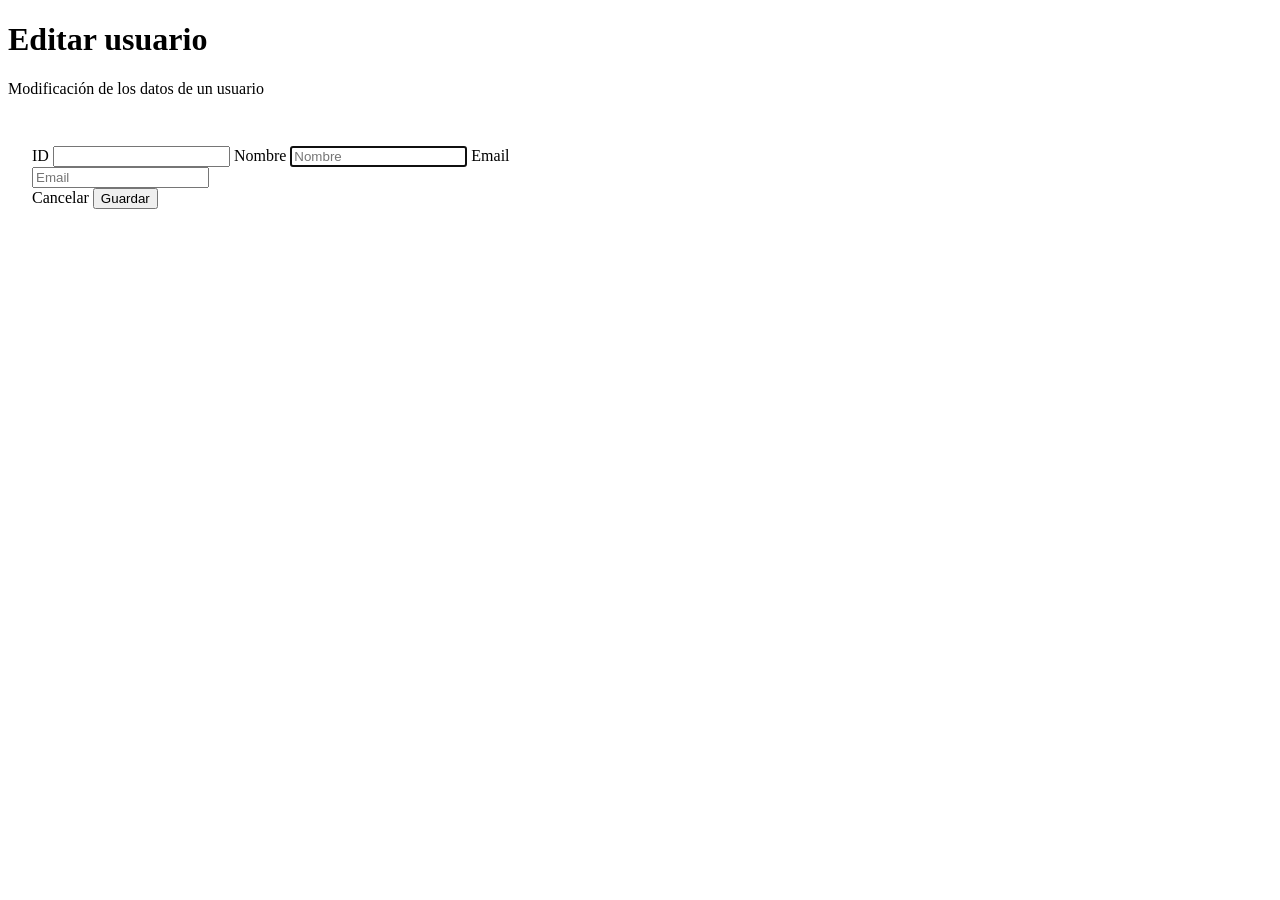
<file: app/src/main/resources/templates/updateUsuario.html>
<!DOCTYPE html>
<!-- GRUPO I DE INGENIERIA DEL SOFTWARE -->
<html lang="es" xmlns:th="http://www.thymeleaf.org">
<head>
    <meta charset="UTF-8">
    <meta name="viewport" content="width=device-width, initial-scale=1">
    <title>Editar usuario | MindVibe</title>
    <link rel="icon" th:href="@{/icono-mindvibe.png}">
    <link rel="stylesheet" th:href="@{/css/mindvibe.css}">
</head>
<body>
<header th:replace="~{fragments :: cabecera}"></header>
<div class="panel-head">
    <div class="wrap">
        <h1>Editar usuario</h1>
        <p>Modificación de los datos de un usuario</p>
    </div>
</div>
<main class="wrap" style="padding: 32px 24px 72px">
    <div class="card" style="max-width:520px">
        <form th:object="${usuario}" th:action="@{/usuario}" th:method="put">
            <label for="id">ID</label>
            <input type="number" th:field="*{id}" readonly />
            <label for="nombre">Nombre</label>
            <input type="text" th:field="*{nombre}" autofocus="autofocus" placeholder="Nombre" required />
            <label for="email">Email</label>
            <input type="email" th:field="*{email}" placeholder="Email" required />
            <div class="form-actions">
                <a class="btn btn-ghost btn-sm" th:href="@{/listUsuario}">Cancelar</a>
                <button type="submit" class="btn btn-sm">Guardar</button>
            </div>
        </form>
    </div>
</main>
<footer th:replace="~{fragments :: pie}"></footer>
</body>
</html>
</file>
<file: docs/assets/estilo.css>
:root {
  --ink: #1f1530;
  --muted: #625a70;
  --brand: #2c1250;
  --accent: #4b55a8;
  --accent-soft: #eceefa;
  --line: #e4e1ea;
  --bg: #ffffff;
  --band: #f7f6fa;
  --danger: #b3261e;
  --ok: #2e7d4f;
  --radius: 12px;
}
* { box-sizing: border-box; }
html { scroll-behavior: smooth; }
body { margin: 0; font-family: "Segoe UI", system-ui, -apple-system, Roboto, sans-serif; color: var(--ink); background: var(--bg); line-height: 1.6; }
img { max-width: 100%; }
a { color: var(--accent); }
.wrap { max-width: 1080px; margin: 0 auto; padding: 0 24px; }
h1, h2, h3 { line-height: 1.2; color: var(--brand); }
h2 { font-size: 30px; margin: 0 0 20px; }
h3 { font-size: 18px; margin: 0 0 8px; }
p { text-align: justify; hyphens: auto; -webkit-hyphens: auto; }
section { padding: 72px 0; }
.band { background: var(--band); }
.sub { max-width: 820px; color: var(--muted); }

.nav { position: sticky; top: 0; z-index: 10; background: rgba(255,255,255,.94); backdrop-filter: blur(6px); border-bottom: 1px solid var(--line); }
.nav-in { display: flex; align-items: center; justify-content: space-between; height: 64px; }
.brand { display: flex; align-items: center; gap: 10px; text-decoration: none; color: var(--brand); font-weight: 700; font-size: 20px; }
.brand img { height: 36px; }
.nav nav { display: flex; align-items: center; gap: 22px; }
.nav nav a { text-decoration: none; color: var(--ink); font-size: 15px; }
.nav nav a:hover { color: var(--accent); }

.btn { display: inline-block; background: var(--brand); color: #fff !important; text-decoration: none; padding: 12px 22px; border-radius: 999px; font-weight: 600; border: 2px solid var(--brand); cursor: pointer; font-size: 15px; font-family: inherit; }
.btn:hover { background: var(--accent); border-color: var(--accent); }
.btn-ghost { background: transparent; color: var(--brand) !important; }
.btn-ghost:hover { background: var(--accent-soft); color: var(--brand) !important; border-color: var(--brand); }
.btn-sm { padding: 7px 16px; font-size: 14px; }
.btn-danger { background: transparent; color: var(--danger) !important; border-color: #e8c3c0; }
.btn-danger:hover { background: #fbeceb; border-color: var(--danger); }

.hero { background: linear-gradient(160deg, #f3f1fb 0%, #ffffff 60%); padding: 88px 0 96px; }
.hero-in { display: grid; grid-template-columns: 1.3fr 1fr; gap: 48px; align-items: center; }
.eyebrow { text-transform: uppercase; letter-spacing: .12em; font-size: 13px; font-weight: 600; color: var(--accent); margin: 0 0 12px; }
.hero h1 { font-size: 46px; margin: 0 0 20px; }
.lead { font-size: 18px; color: var(--muted); max-width: 560px; }
.cta { display: flex; gap: 12px; flex-wrap: wrap; margin-top: 28px; }
.hero-art { position: relative; text-align: center; }
.hero-art img { width: 70%; max-width: 300px; }
.wave { width: 100%; height: 60px; margin-top: 8px; }
.wave path { fill: none; stroke: var(--accent); stroke-width: 3; stroke-linecap: round; stroke-dasharray: 900; stroke-dashoffset: 900; animation: draw 3.5s ease-in-out infinite alternate; }
@keyframes draw { to { stroke-dashoffset: 0; } }

.grid3 { display: grid; grid-template-columns: repeat(3, 1fr); gap: 20px; }
.card { background: #fff; border: 1px solid var(--line); border-radius: var(--radius); padding: 24px; }
.card p { margin: 0; color: var(--muted); }

.steps { list-style: none; padding: 0; margin: 0; display: grid; grid-template-columns: repeat(4, 1fr); gap: 20px; }
.steps li { border-top: 3px solid var(--accent); padding-top: 18px; }
.steps span { display: inline-block; width: 34px; height: 34px; line-height: 34px; text-align: center; border-radius: 50%; background: var(--accent-soft); color: var(--brand); font-weight: 700; margin-bottom: 12px; }
.steps p { color: var(--muted); margin: 0; }

.goals { list-style: none; padding: 0; margin: 0; display: grid; gap: 12px; }
.goals li { background: #fff; border: 1px solid var(--line); border-radius: var(--radius); padding: 16px 20px; }
.goals b { display: inline-block; min-width: 40px; color: var(--accent); }

.tabs { display: flex; gap: 8px; margin: 24px 0 16px; }
.tab { border: 1px solid var(--line); background: #fff; padding: 8px 18px; border-radius: 999px; cursor: pointer; font: inherit; color: var(--ink); }
.tab.active { background: var(--brand); color: #fff; border-color: var(--brand); }
.diagram { margin: 0; background: #fff; border: 1px solid var(--line); border-radius: var(--radius); padding: 16px; text-align: center; }
.diagram img { max-height: 560px; object-fit: contain; }
.diagram figcaption { color: var(--muted); font-size: 14px; margin-top: 8px; }

.proto { display: grid; grid-template-columns: 1.4fr 1fr; gap: 48px; align-items: center; }
.stack { list-style: none; padding: 0; display: flex; flex-wrap: wrap; gap: 10px; }
.stack li { background: #fff; border: 1px solid var(--line); border-radius: 999px; padding: 8px 16px; font-size: 14px; }

.foot { background: var(--brand); color: #d9d3e6; padding: 36px 0; font-size: 14px; }
.foot a { color: #fff; }

/* Panel de administración */
.panel-head { background: var(--brand); color: #fff; padding: 36px 0 28px; }
.panel-head h1 { color: #fff; margin: 0 0 6px; font-size: 30px; }
.panel-head p { margin: 0; color: #d9d3e6; }
.notice { background: var(--accent-soft); border: 1px solid #d3d6f1; border-radius: var(--radius); padding: 12px 16px; font-size: 14px; margin: 24px 0; }
.toolbar { display: flex; justify-content: space-between; align-items: center; gap: 12px; flex-wrap: wrap; margin-bottom: 16px; }
.search { padding: 10px 14px; border: 1px solid var(--line); border-radius: 999px; min-width: 260px; font: inherit; }
.stats { display: flex; gap: 16px; margin-bottom: 20px; }
.stat { background: var(--band); border-radius: var(--radius); padding: 14px 20px; }
.stat b { display: block; font-size: 24px; color: var(--brand); }
.stat span { font-size: 13px; color: var(--muted); }
table.data { width: 100%; border-collapse: collapse; background: #fff; border: 1px solid var(--line); border-radius: var(--radius); overflow: hidden; }
table.data th { text-align: left; font-size: 13px; text-transform: uppercase; letter-spacing: .05em; color: var(--muted); background: var(--band); padding: 12px 16px; }
table.data td { padding: 12px 16px; border-top: 1px solid var(--line); vertical-align: middle; }
table.data tr.selected td { background: #f5f4fd; }
.actions { display: flex; gap: 6px; flex-wrap: wrap; }
.empty { text-align: center; color: var(--muted); padding: 28px; }
.battery { display: inline-flex; align-items: center; gap: 8px; }
.battery i { display: inline-block; width: 60px; height: 8px; border-radius: 4px; background: var(--line); position: relative; overflow: hidden; }
.battery i::after { content: ""; position: absolute; left: 0; top: 0; bottom: 0; width: var(--pct); background: var(--ok); }
.battery.low i::after { background: var(--danger); }
.devices { margin-top: 36px; }
dialog { border: none; border-radius: var(--radius); padding: 0; width: min(440px, 92vw); box-shadow: 0 20px 60px rgba(31,21,48,.25); }
dialog::backdrop { background: rgba(31,21,48,.4); }
dialog form { padding: 28px; }
dialog h2 { font-size: 22px; }
label { display: block; font-size: 14px; font-weight: 600; margin: 14px 0 6px; }
input[type=text], input[type=email], input[type=number] { width: 100%; padding: 10px 12px; border: 1px solid var(--line); border-radius: 8px; font: inherit; }
input:focus { outline: 2px solid var(--accent-soft); border-color: var(--accent); }
.form-actions { display: flex; justify-content: flex-end; gap: 10px; margin-top: 24px; }
.error { color: var(--danger); font-size: 14px; min-height: 20px; margin: 8px 0 0; }

@media (max-width: 860px) {
  .hero-in, .proto { grid-template-columns: 1fr; }
  .grid3, .steps { grid-template-columns: 1fr 1fr; }
  .nav nav a:not(.btn) { display: none; }
  .hero h1 { font-size: 34px; }
}
@media (max-width: 560px) {
  .grid3, .steps { grid-template-columns: 1fr; }
}
</file>
